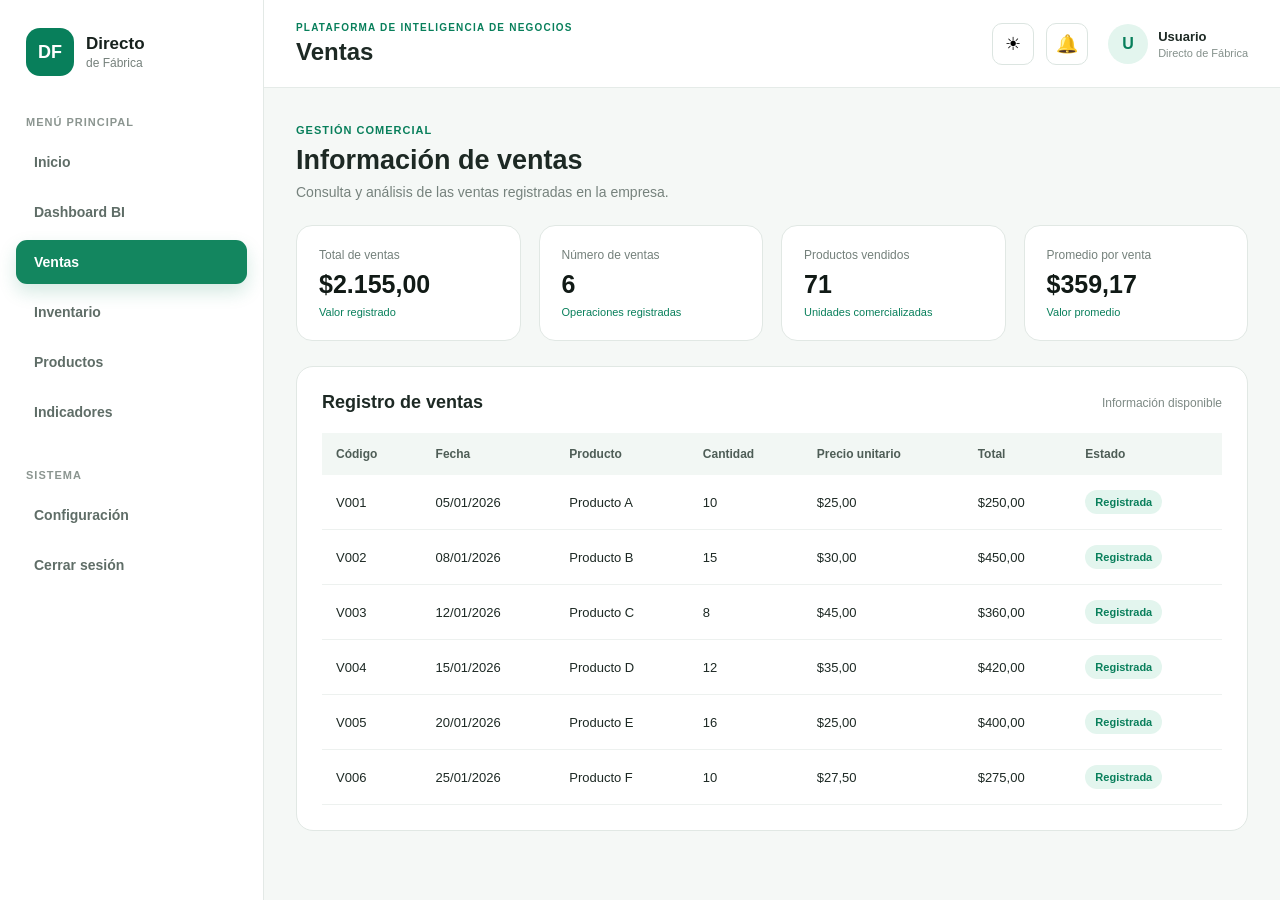
<file: ventas.html>
<!DOCTYPE html>
<html lang="es">

<head>

    <meta charset="UTF-8">

    <meta name="viewport" content="width=device-width, initial-scale=1.0">

    <title>Ventas | Directo de Fábrica</title>

    <style>

        * {
            margin: 0;
            padding: 0;
            box-sizing: border-box;
        }

        body {
            font-family: Arial, Helvetica, sans-serif;
            background: #f5f8f6;
            color: #1d2924;
        }

        .layout {
            display: flex;
            min-height: 100vh;
        }

        /* =========================
           BARRA LATERAL
        ========================= */

        .sidebar {
            width: 264px;
            background: white;
            border-right: 1px solid #e3e9e6;
            padding: 28px 16px;
            position: fixed;
            left: 0;
            top: 0;
            bottom: 0;
        }

        .brand {
            display: flex;
            align-items: center;
            gap: 12px;
            padding: 0 10px;
            margin-bottom: 40px;
        }

        .brand-logo {
            width: 48px;
            height: 48px;
            background: #087f5b;
            color: white;
            border-radius: 14px;
            display: flex;
            align-items: center;
            justify-content: center;
            font-size: 18px;
            font-weight: bold;
        }

        .brand-name {
            font-size: 17px;
            font-weight: bold;
            color: #17211d;
        }

        .brand-subtitle {
            font-size: 12px;
            color: #76817c;
            margin-top: 2px;
        }

        .menu-title {
            font-size: 11px;
            color: #8b9590;
            font-weight: bold;
            letter-spacing: 1px;
            margin: 0 10px 12px;
        }

        .menu {
            list-style: none;
        }

        .menu li {
            margin-bottom: 6px;
        }

        .menu a {
            display: block;
            text-decoration: none;
            color: #5f6d67;
            padding: 14px 18px;
            border-radius: 11px;
            font-size: 14px;
            font-weight: 600;
            transition: 0.2s;
        }

        .menu a:hover {
            background: #edf7f3;
            color: #087f5b;
        }

        .menu a.active {
            background: #13865f;
            color: white;
            box-shadow: 0 8px 18px rgba(19, 134, 95, 0.18);
        }

        .menu-system {
            margin-top: 35px;
        }

        /* =========================
           CONTENIDO
        ========================= */

        .main {
            margin-left: 264px;
            width: calc(100% - 264px);
            min-height: 100vh;
        }

        .topbar {
            height: 88px;
            background: white;
            border-bottom: 1px solid #e5ebe8;
            display: flex;
            align-items: center;
            justify-content: space-between;
            padding: 0 32px;
        }

        .top-title small {
            display: block;
            color: #087f5b;
            font-size: 10px;
            font-weight: bold;
            letter-spacing: 1.2px;
            margin-bottom: 5px;
        }

        .top-title h1 {
            font-size: 24px;
        }

        .top-actions {
            display: flex;
            align-items: center;
            gap: 12px;
        }

        .top-button {
            width: 42px;
            height: 42px;
            border: 1px solid #dce5e1;
            background: white;
            border-radius: 10px;
            cursor: pointer;
            font-size: 18px;
        }

        .user {
            display: flex;
            align-items: center;
            gap: 10px;
            margin-left: 8px;
        }

        .user-circle {
            width: 40px;
            height: 40px;
            background: #e3f5ee;
            color: #087f5b;
            border-radius: 50%;
            display: flex;
            align-items: center;
            justify-content: center;
            font-weight: bold;
        }

        .user-name {
            font-size: 13px;
            font-weight: bold;
        }

        .user-role {
            font-size: 11px;
            color: #84908b;
            margin-top: 3px;
        }

        .content {
            padding: 32px;
        }

        .page-header {
            margin-bottom: 25px;
        }

        .page-header small {
            color: #087f5b;
            font-size: 11px;
            font-weight: bold;
            letter-spacing: 1px;
        }

        .page-header h2 {
            margin-top: 7px;
            font-size: 27px;
        }

        .page-header p {
            color: #76827d;
            margin-top: 8px;
            font-size: 14px;
        }

        /* =========================
           TARJETAS KPI
        ========================= */

        .kpi-grid {
            display: grid;
            grid-template-columns: repeat(4, 1fr);
            gap: 18px;
            margin-bottom: 25px;
        }

        .kpi {
            background: white;
            border: 1px solid #e1e8e4;
            border-radius: 16px;
            padding: 22px;
        }

        .kpi-label {
            color: #74807b;
            font-size: 12px;
            margin-bottom: 8px;
        }

        .kpi-value {
            font-size: 25px;
            font-weight: bold;
            color: #111a16;
        }

        .kpi-description {
            color: #087f5b;
            font-size: 11px;
            margin-top: 7px;
        }

        /* =========================
           CONTENEDOR
        ========================= */

        .panel {
            background: white;
            border: 1px solid #e1e8e4;
            border-radius: 17px;
            padding: 25px;
            margin-bottom: 25px;
        }

        .panel-header {
            display: flex;
            justify-content: space-between;
            align-items: center;
            margin-bottom: 20px;
        }

        .panel-header h3 {
            font-size: 18px;
        }

        .panel-header span {
            color: #7d8984;
            font-size: 12px;
        }

        /* =========================
           TABLA
        ========================= */

        .table-container {
            width: 100%;
            overflow-x: auto;
        }

        table {
            width: 100%;
            border-collapse: collapse;
        }

        th {
            text-align: left;
            padding: 14px;
            background: #f2f7f4;
            color: #4e5d56;
            font-size: 12px;
        }

        td {
            padding: 15px 14px;
            border-bottom: 1px solid #edf1ef;
            font-size: 13px;
        }

        tr:hover {
            background: #fafcfb;
        }

        .badge {
            display: inline-block;
            padding: 6px 10px;
            border-radius: 20px;
            background: #e3f5ee;
            color: #087f5b;
            font-size: 11px;
            font-weight: bold;
        }

        /* =========================
           RESPONSIVE
        ========================= */

        @media (max-width: 1000px) {

            .kpi-grid {
                grid-template-columns: repeat(2, 1fr);
            }

        }

        @media (max-width: 700px) {

            .sidebar {
                width: 220px;
            }

            .main {
                margin-left: 220px;
                width: calc(100% - 220px);
            }

            .content {
                padding: 20px;
            }

            .topbar {
                padding: 0 20px;
            }

            .user-name,
            .user-role {
                display: none;
            }

        }

        @media (max-width: 550px) {

            .sidebar {
                position: relative;
                width: 100%;
                min-height: auto;
            }

            .layout {
                display: block;
            }

            .main {
                margin-left: 0;
                width: 100%;
            }

            .kpi-grid {
                grid-template-columns: 1fr;
            }

        }

    </style>

</head>

<body>

<div class="layout">

    <!-- =========================
         SIDEBAR
    ========================= -->

    <aside class="sidebar">

        <div class="brand">

            <div class="brand-logo">
                DF
            </div>

            <div>
                <div class="brand-name">
                    Directo
                </div>

                <div class="brand-subtitle">
                    de Fábrica
                </div>
            </div>

        </div>

        <div class="menu-title">
            MENÚ PRINCIPAL
        </div>

        <ul class="menu">

            <li>
                <a href="dashboard.html">
                    Inicio
                </a>
            </li>

            <li>
                <a href="dashboard.html">
                    Dashboard BI
                </a>
            </li>

            <li>
                <a href="ventas.html" class="active">
                    Ventas
                </a>
            </li>

            <li>
                <a href="inventario.html">
                    Inventario
                </a>
            </li>

            <li>
                <a href="productos.html">
                    Productos
                </a>
            </li>

            <li>
                <a href="indicadores.html">
                    Indicadores
                </a>
            </li>

        </ul>

        <div class="menu-title menu-system">
            SISTEMA
        </div>

        <ul class="menu">

            <li>
                <a href="configuracion.html">
                    Configuración
                </a>
            </li>

            <li>
                <a href="login.html" onclick="cerrarSesion()">
                    Cerrar sesión
                </a>
            </li>

        </ul>

    </aside>


    <!-- =========================
         CONTENIDO PRINCIPAL
    ========================= -->

    <main class="main">

        <header class="topbar">

            <div class="top-title">

                <small>
                    PLATAFORMA DE INTELIGENCIA DE NEGOCIOS
                </small>

                <h1>
                    Ventas
                </h1>

            </div>

            <div class="top-actions">

                <button class="top-button" title="Modo claro">
                    ☀
                </button>

                <button class="top-button" title="Notificaciones">
                    🔔
                </button>

                <div class="user">

                    <div class="user-circle" id="userInitial">
                        U
                    </div>

                    <div>
                        <div class="user-name" id="userName">
                            Usuario
                        </div>

                        <div class="user-role">
                            Directo de Fábrica
                        </div>
                    </div>

                </div>

            </div>

        </header>


        <section class="content">

            <div class="page-header">

                <small>
                    GESTIÓN COMERCIAL
                </small>

                <h2>
                    Información de ventas
                </h2>

                <p>
                    Consulta y análisis de las ventas registradas en la empresa.
                </p>

            </div>


            <!-- KPI -->

            <div class="kpi-grid">

                <div class="kpi">

                    <div class="kpi-label">
                        Total de ventas
                    </div>

                    <div class="kpi-value">
                        $2.155,00
                    </div>

                    <div class="kpi-description">
                        Valor registrado
                    </div>

                </div>


                <div class="kpi">

                    <div class="kpi-label">
                        Número de ventas
                    </div>

                    <div class="kpi-value">
                        6
                    </div>

                    <div class="kpi-description">
                        Operaciones registradas
                    </div>

                </div>


                <div class="kpi">

                    <div class="kpi-label">
                        Productos vendidos
                    </div>

                    <div class="kpi-value">
                        71
                    </div>

                    <div class="kpi-description">
                        Unidades comercializadas
                    </div>

                </div>


                <div class="kpi">

                    <div class="kpi-label">
                        Promedio por venta
                    </div>

                    <div class="kpi-value">
                        $359,17
                    </div>

                    <div class="kpi-description">
                        Valor promedio
                    </div>

                </div>

            </div>


            <!-- TABLA -->

            <div class="panel">

                <div class="panel-header">

                    <h3>
                        Registro de ventas
                    </h3>

                    <span>
                        Información disponible
                    </span>

                </div>

                <div class="table-container">

                    <table>

                        <thead>

                            <tr>
                                <th>Código</th>
                                <th>Fecha</th>
                                <th>Producto</th>
                                <th>Cantidad</th>
                                <th>Precio unitario</th>
                                <th>Total</th>
                                <th>Estado</th>
                            </tr>

                        </thead>

                        <tbody>

                            <tr>
                                <td>V001</td>
                                <td>05/01/2026</td>
                                <td>Producto A</td>
                                <td>10</td>
                                <td>$25,00</td>
                                <td>$250,00</td>
                                <td><span class="badge">Registrada</span></td>
                            </tr>

                            <tr>
                                <td>V002</td>
                                <td>08/01/2026</td>
                                <td>Producto B</td>
                                <td>15</td>
                                <td>$30,00</td>
                                <td>$450,00</td>
                                <td><span class="badge">Registrada</span></td>
                            </tr>

                            <tr>
                                <td>V003</td>
                                <td>12/01/2026</td>
                                <td>Producto C</td>
                                <td>8</td>
                                <td>$45,00</td>
                                <td>$360,00</td>
                                <td><span class="badge">Registrada</span></td>
                            </tr>

                            <tr>
                                <td>V004</td>
                                <td>15/01/2026</td>
                                <td>Producto D</td>
                                <td>12</td>
                                <td>$35,00</td>
                                <td>$420,00</td>
                                <td><span class="badge">Registrada</span></td>
                            </tr>

                            <tr>
                                <td>V005</td>
                                <td>20/01/2026</td>
                                <td>Producto E</td>
                                <td>16</td>
                                <td>$25,00</td>
                                <td>$400,00</td>
                                <td><span class="badge">Registrada</span></td>
                            </tr>

                            <tr>
                                <td>V006</td>
                                <td>25/01/2026</td>
                                <td>Producto F</td>
                                <td>10</td>
                                <td>$27,50</td>
                                <td>$275,00</td>
                                <td><span class="badge">Registrada</span></td>
                            </tr>

                        </tbody>

                    </table>

                </div>

            </div>

        </section>

    </main>

</div>


<script>

    // Mostrar el usuario que inició sesión
    const usuario = localStorage.getItem("usuarioDirectoFabrica");

    if (usuario) {

        document.getElementById("userName").textContent = usuario;

        document.getElementById("userInitial").textContent =
            usuario.charAt(0).toUpperCase();

    }


    // Cerrar sesión
    function cerrarSesion() {

        localStorage.removeItem("usuarioDirectoFabrica");
        localStorage.removeItem("sesionDirectoFabrica");

    }

</script>

</body>
</html>
</file>
